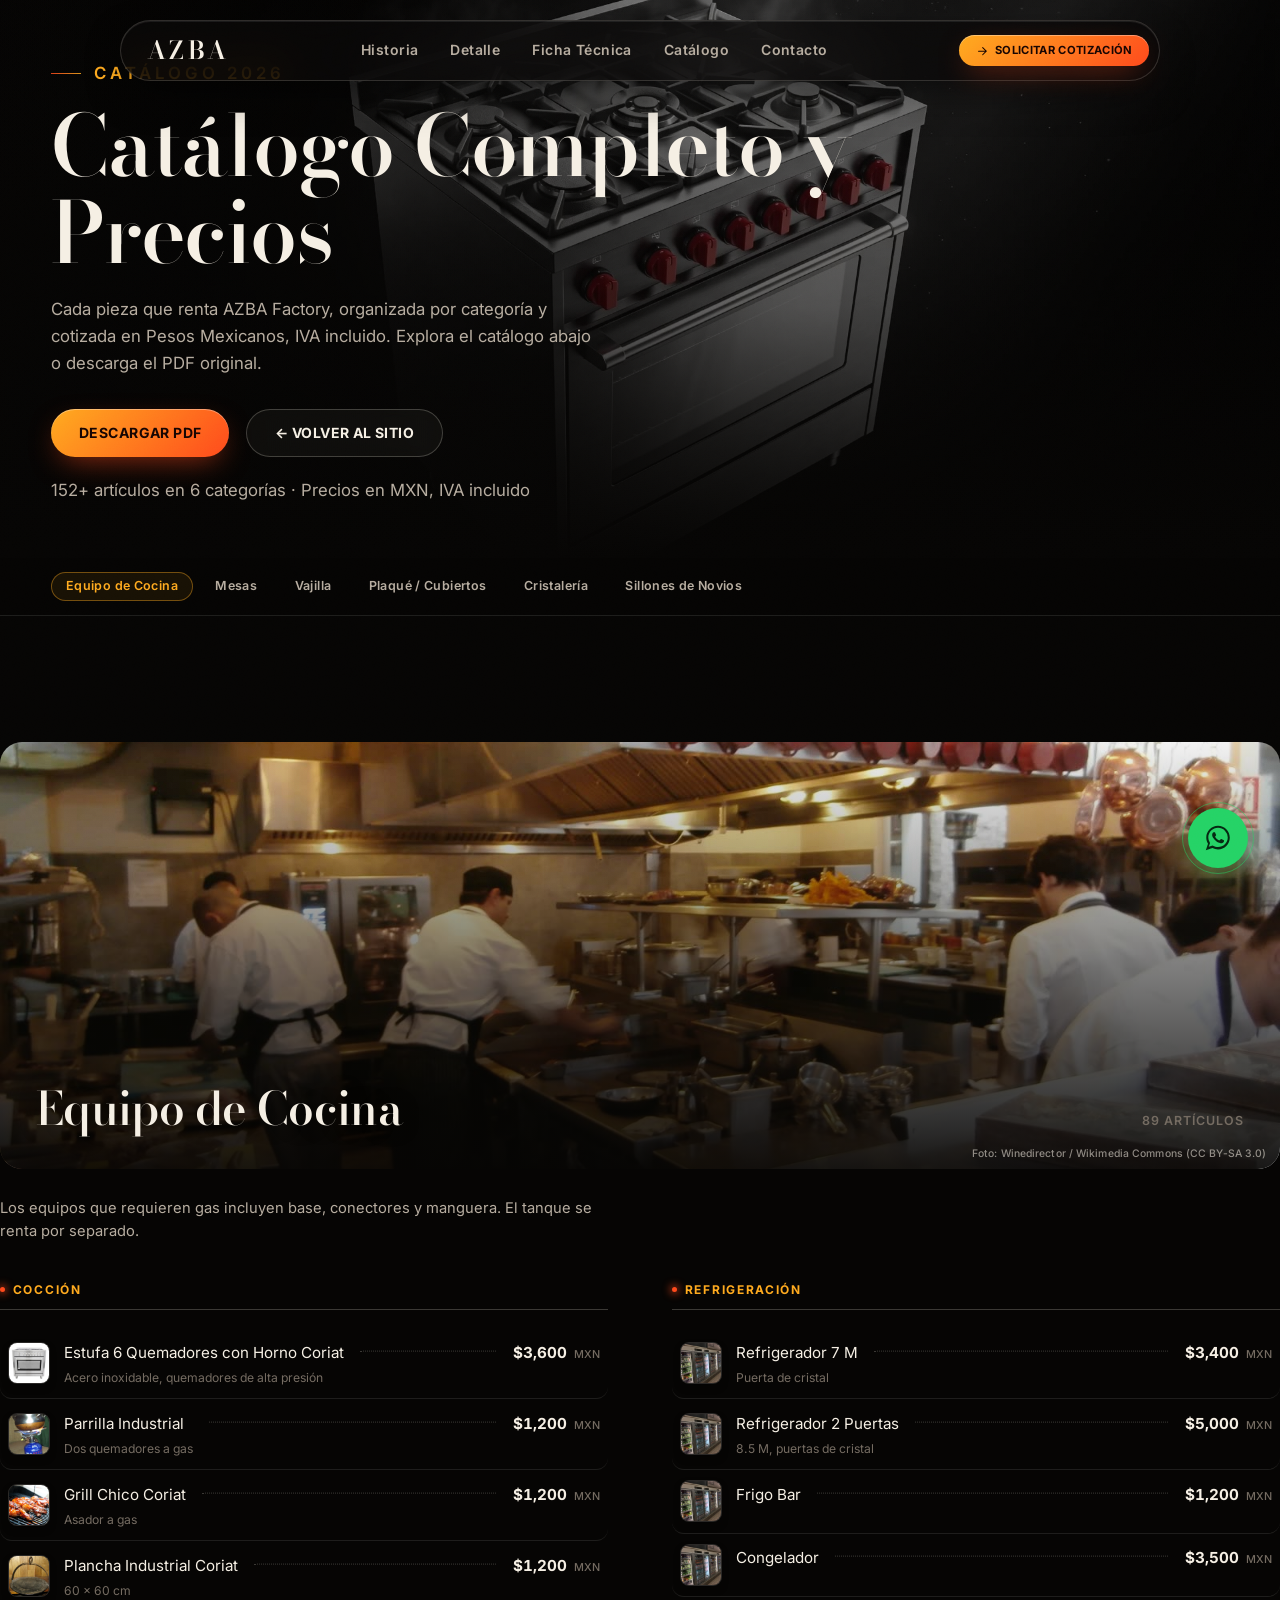
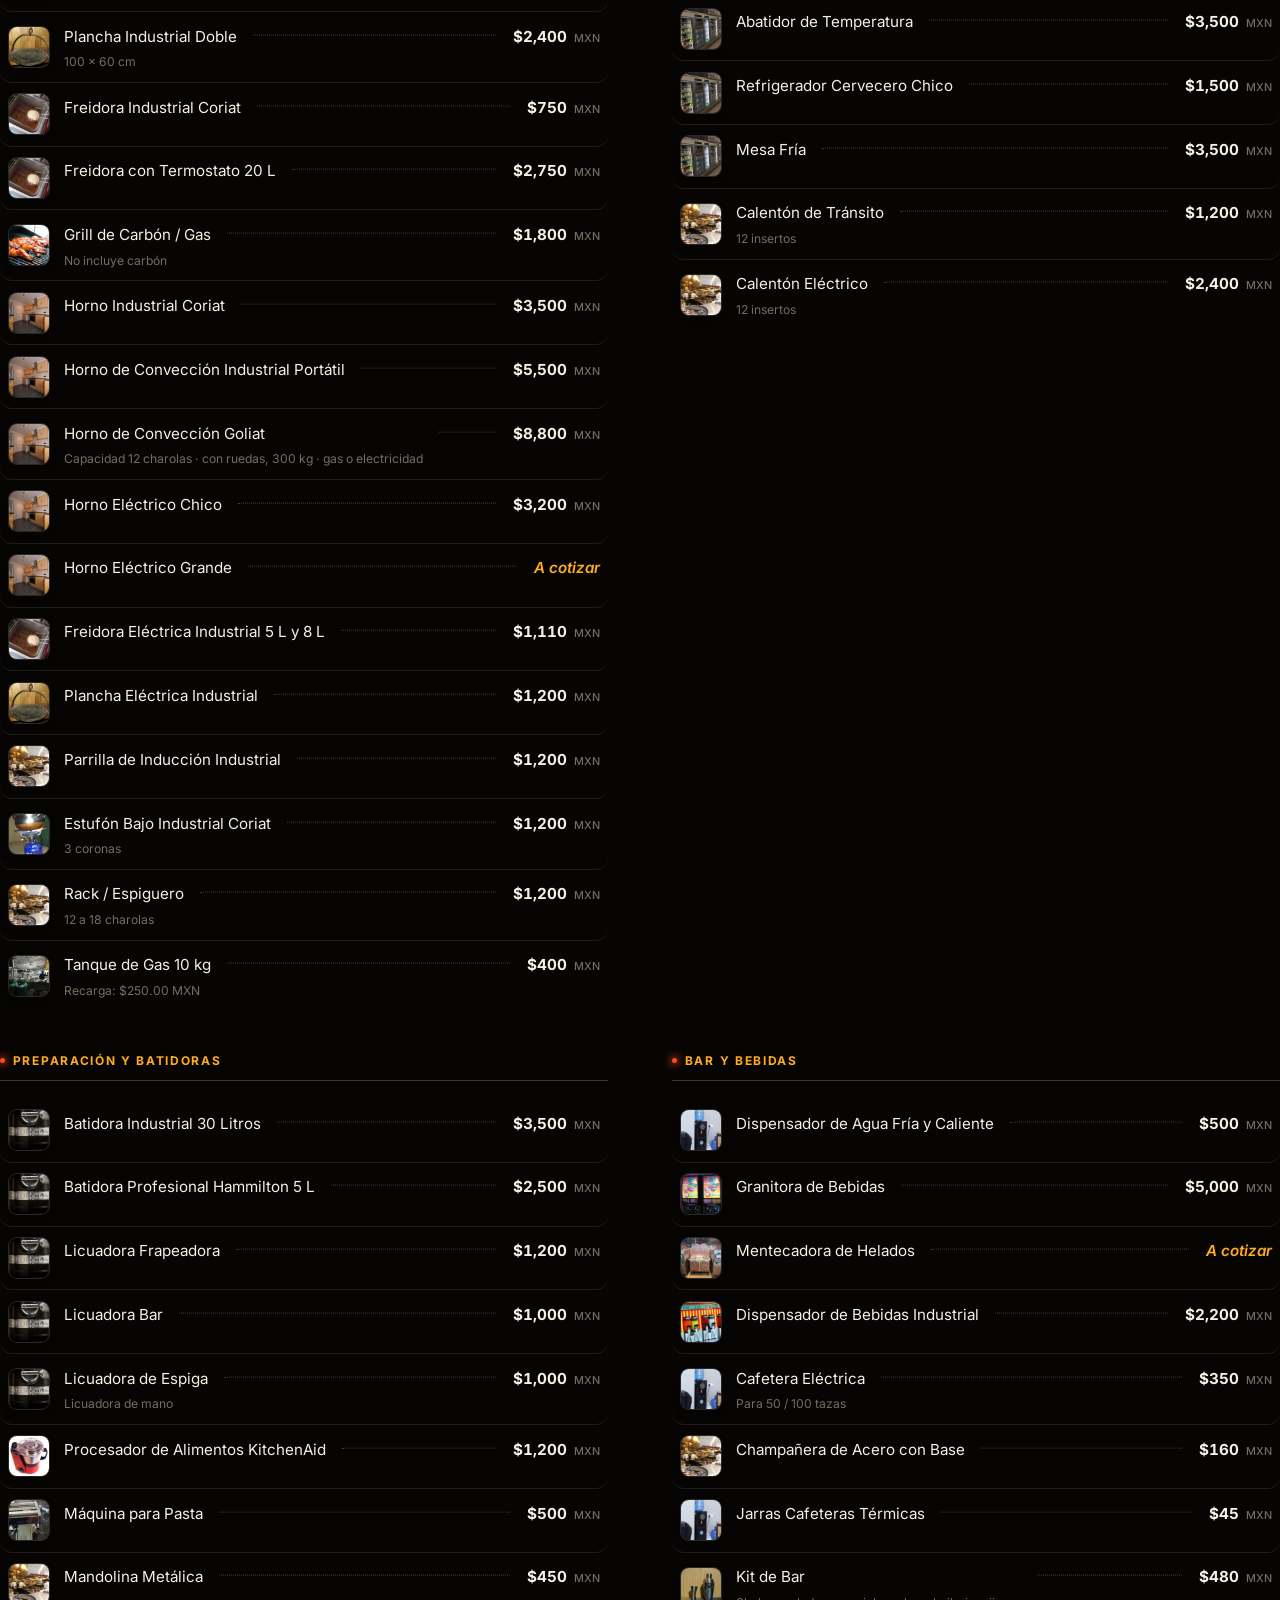
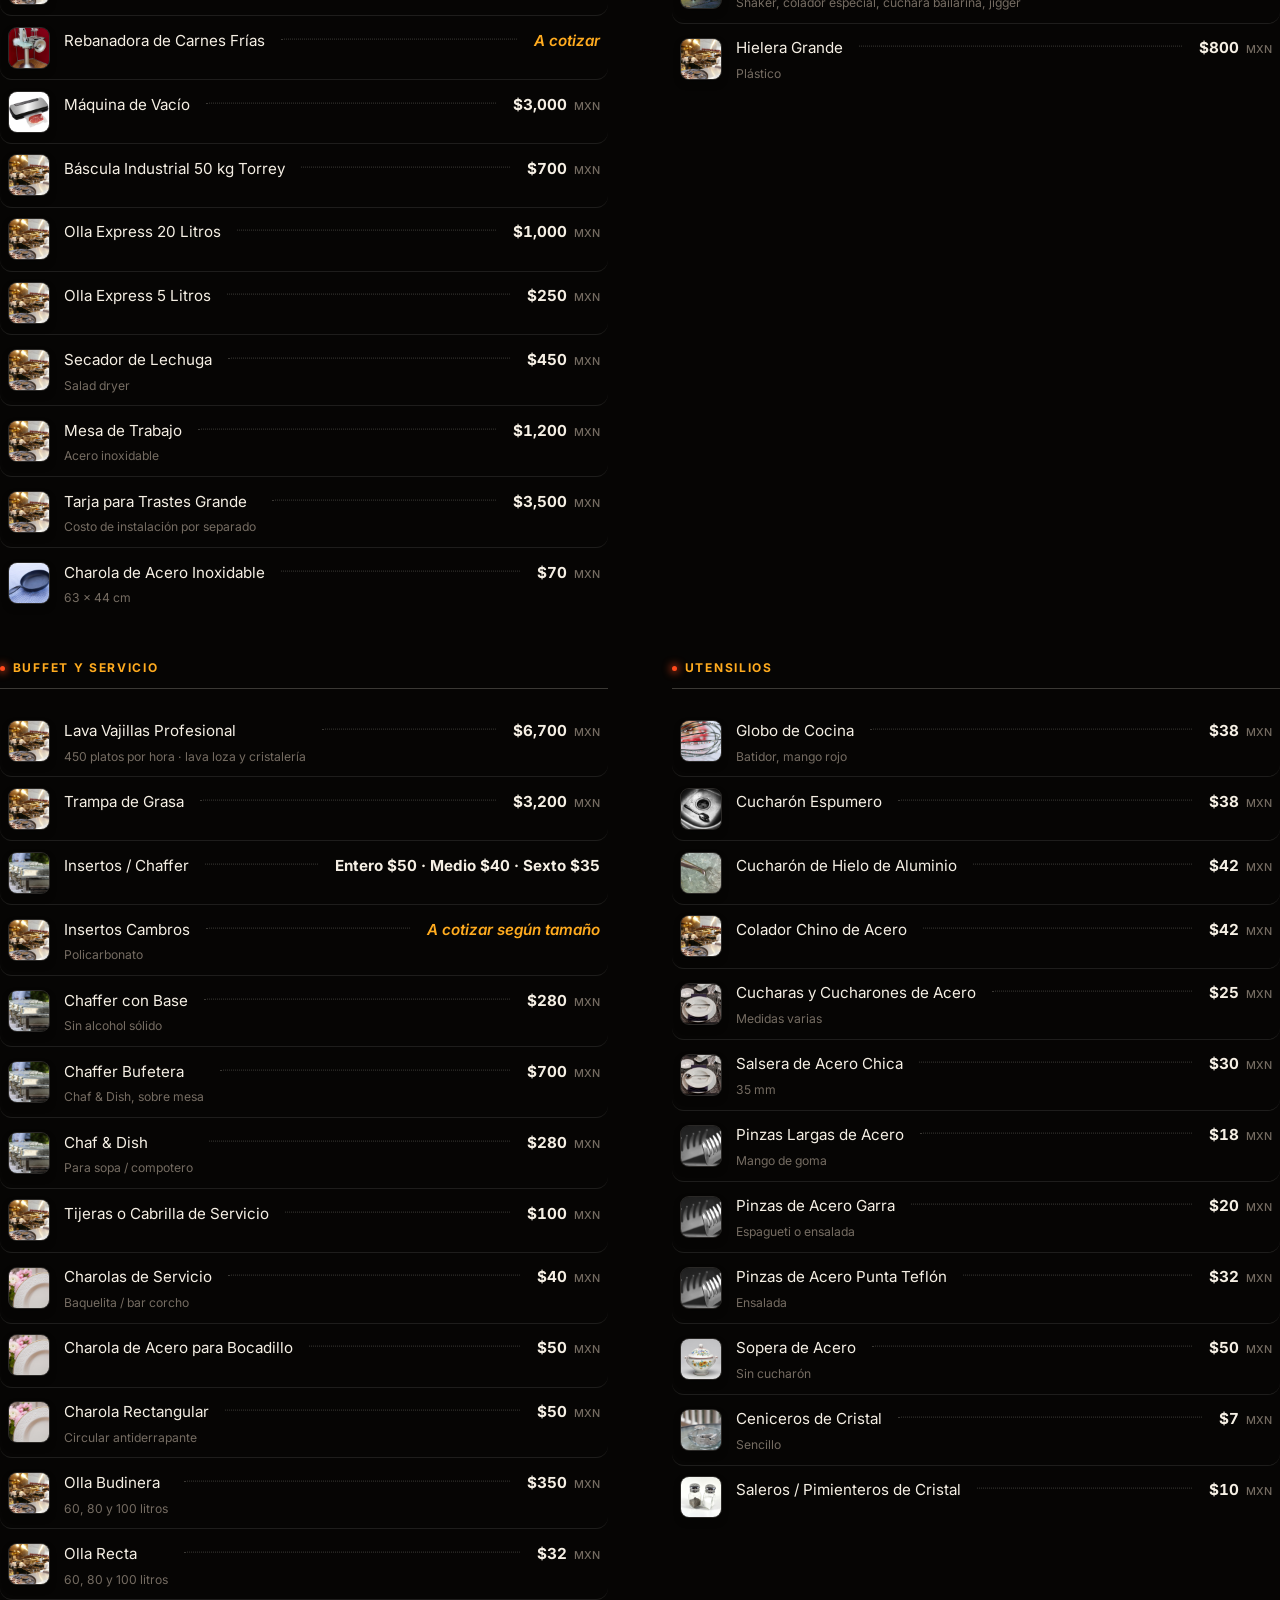
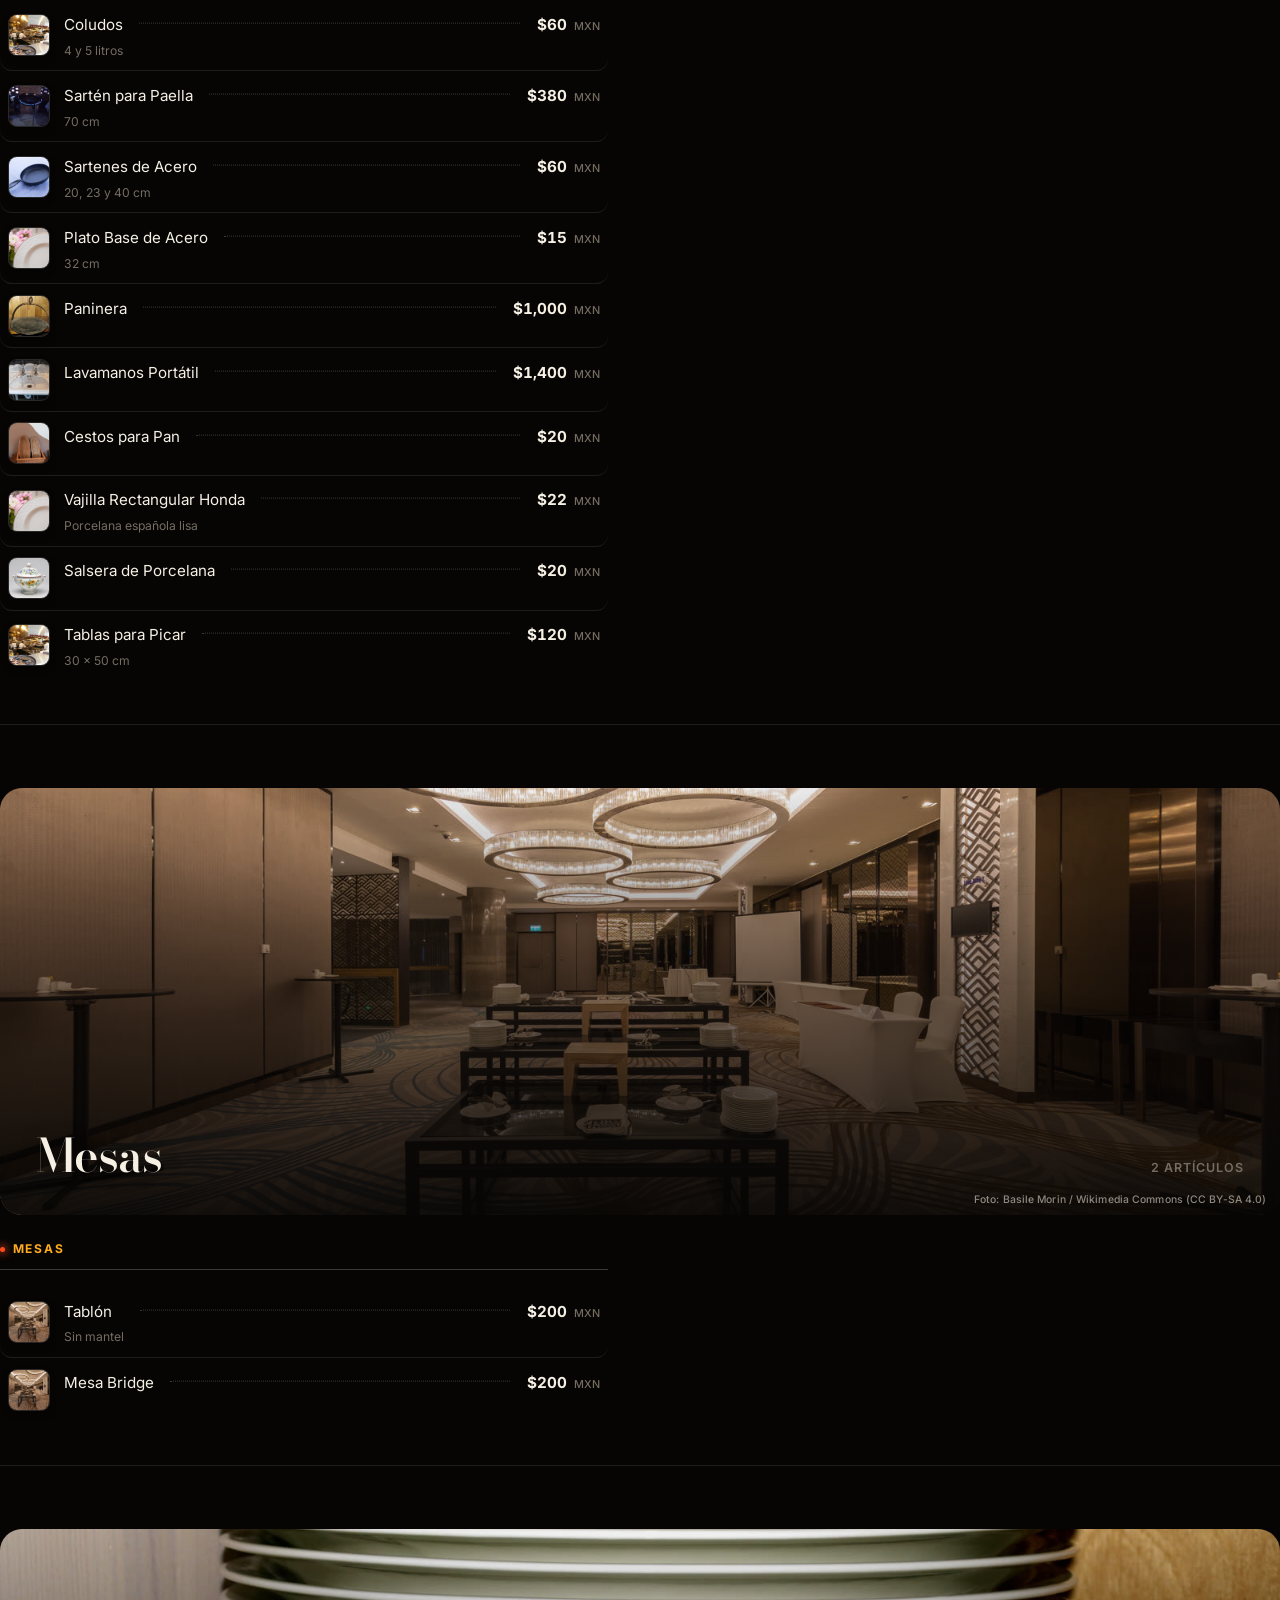
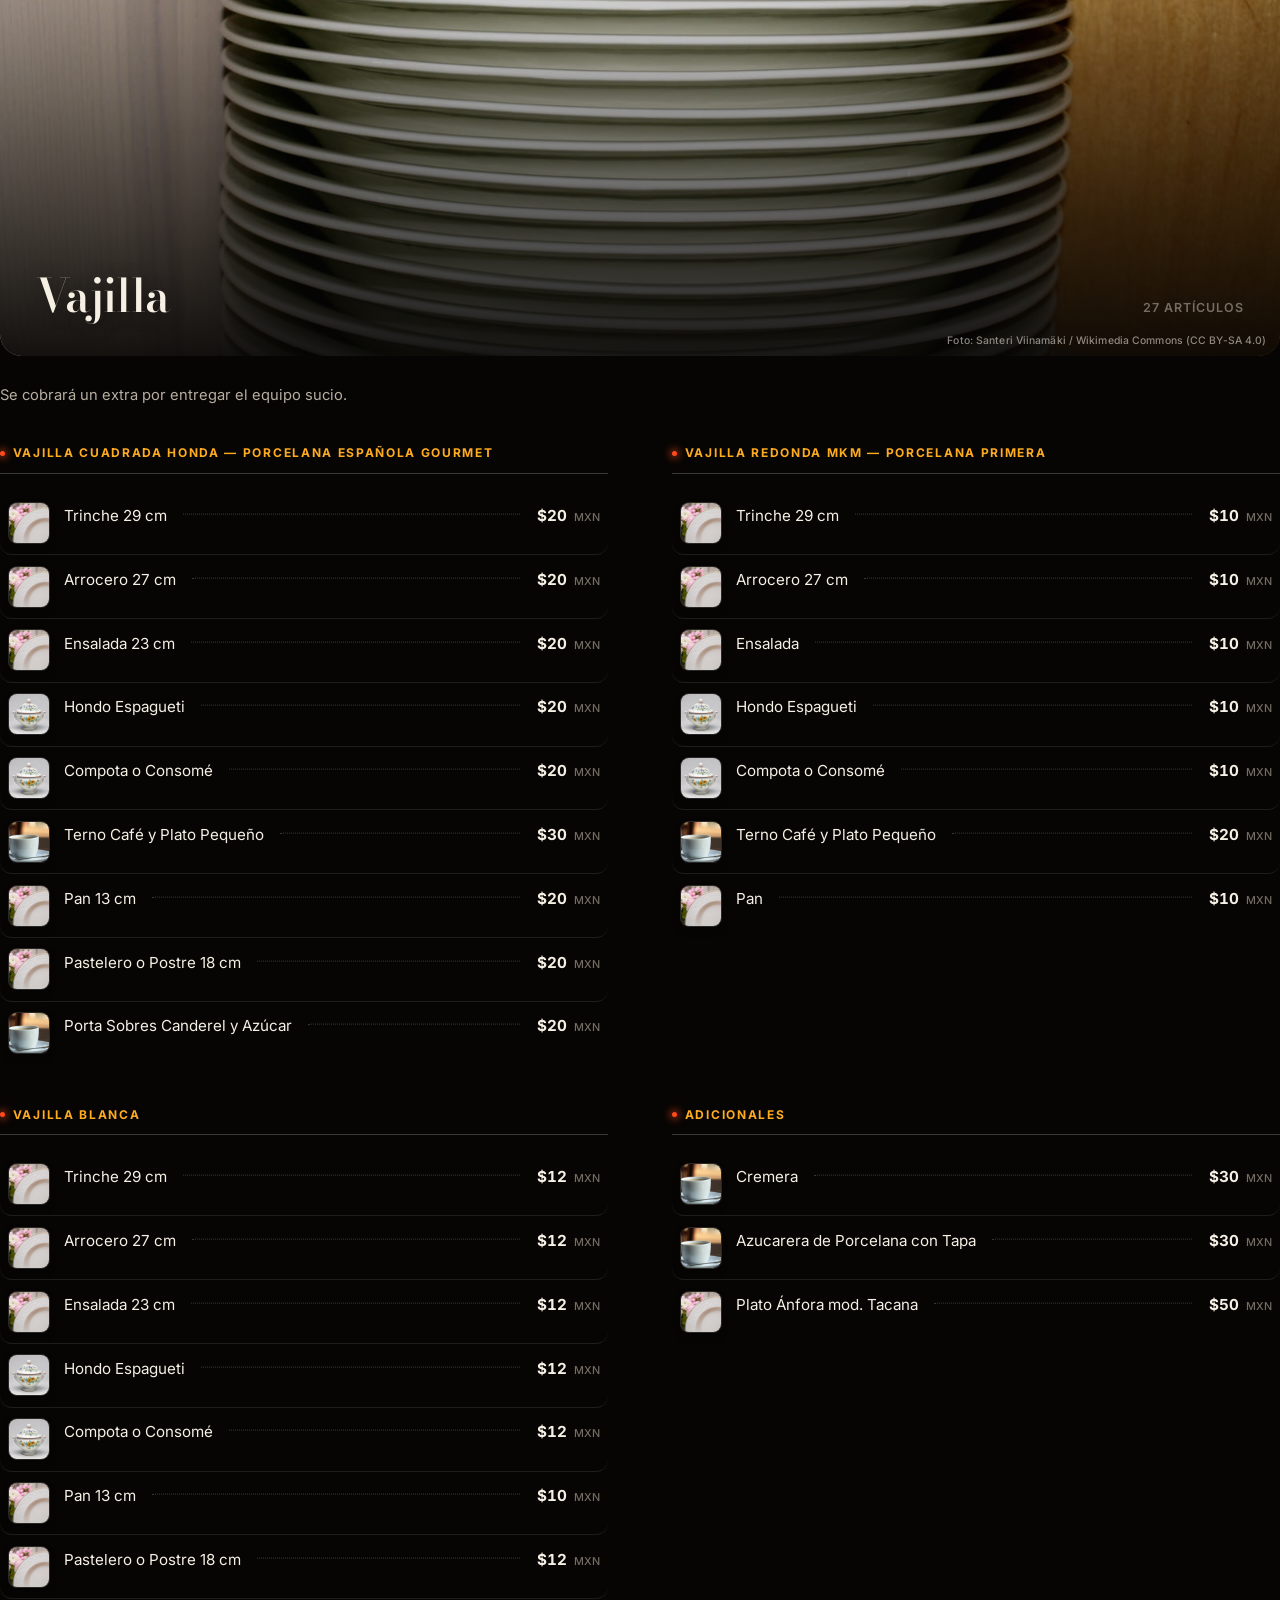
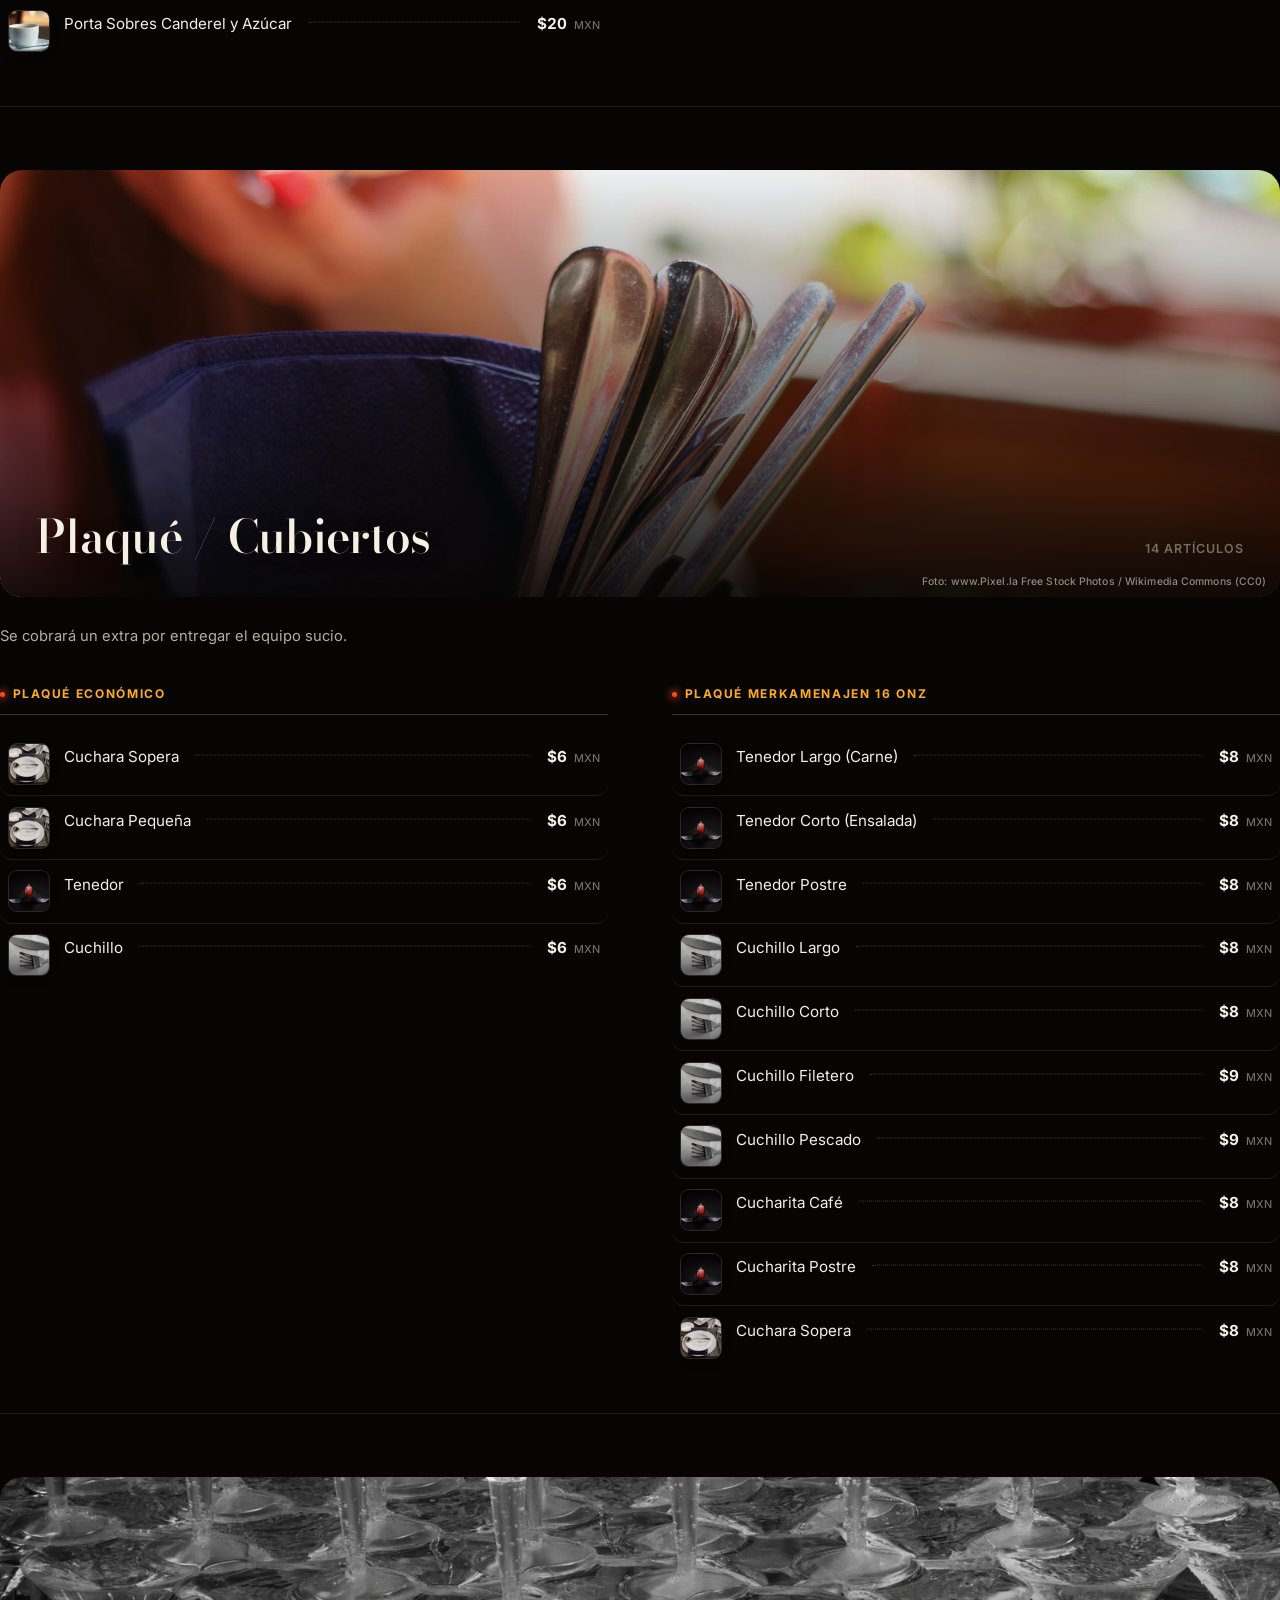
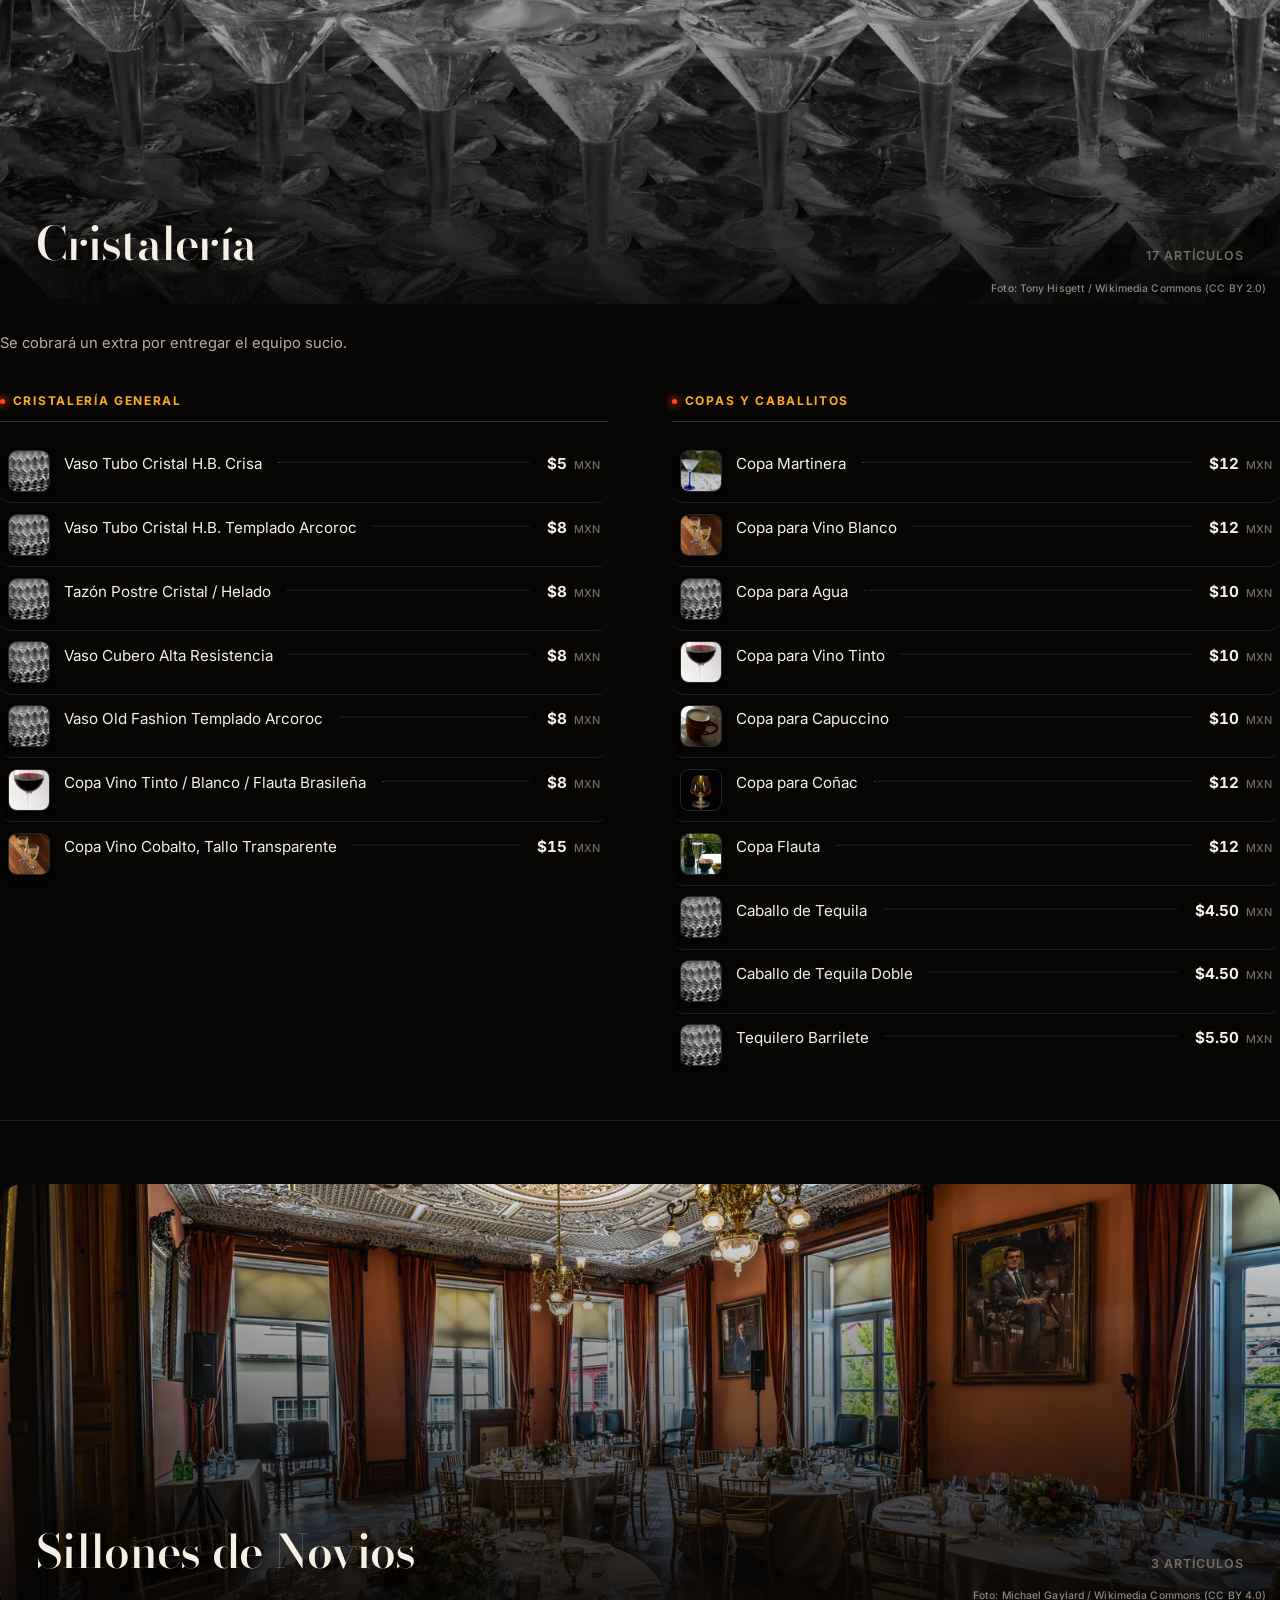
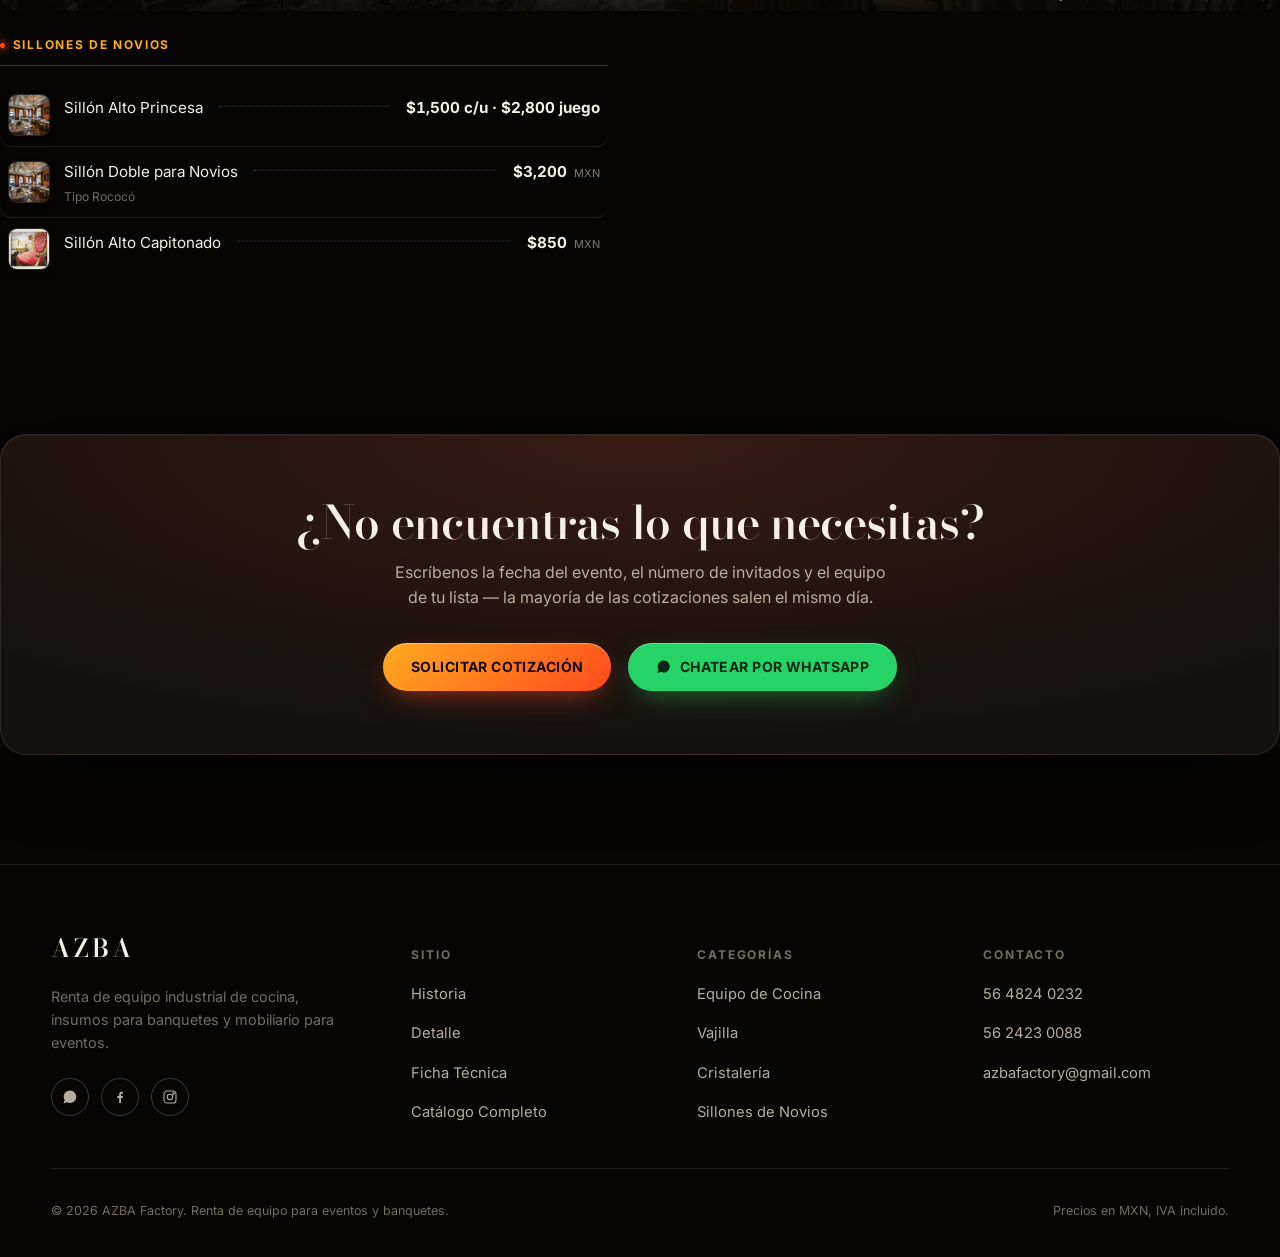
<file: catalogo.html>
<!doctype html>
<html lang="es">
<head>
<meta charset="UTF-8">
<meta name="viewport" content="width=device-width, initial-scale=1, viewport-fit=cover">
<title>Catálogo Completo y Precios — AZBA Factory</title>
<meta name="description" content="El catálogo completo de renta de AZBA Factory: equipo industrial de cocina, mesas, vajilla, cubiertos, cristalería y mobiliario para el lounge nupcial, con precios en MXN.">
<meta name="theme-color" content="#060504">
<link rel="icon" type="image/svg+xml" href="assets/img/favicon.svg">
<link rel="preconnect" href="https://fonts.googleapis.com">
<link rel="preconnect" href="https://fonts.gstatic.com" crossorigin>
<link href="https://fonts.googleapis.com/css2?family=Bodoni+Moda:ital,opsz,wght@0,6..96,400..900;1,6..96,400..900&family=Inter:wght@300;400;500;600;700;800&display=swap" rel="stylesheet">
<link rel="stylesheet" href="css/style.css">
<link rel="stylesheet" href="css/catalogo.css">
</head>
<body>

<a class="whatsapp-fab" data-whatsapp="Hola AZBA, vi el catálogo y me gustaría cotizar equipo." aria-label="Chatear por WhatsApp">
  <svg viewBox="0 0 32 32" fill="currentColor" aria-hidden="true"><path d="M16.02 3C9.1 3 3.48 8.6 3.48 15.5c0 2.43.68 4.7 1.87 6.64L3 29l7.06-2.3a12.53 12.53 0 0 0 5.96 1.5h.01c6.92 0 12.54-5.6 12.54-12.5S22.94 3 16.02 3Zm0 22.7c-1.93 0-3.75-.5-5.33-1.44l-.38-.22-4.19 1.37 1.4-4.06-.25-.42a10.34 10.34 0 0 1-1.6-5.43c0-5.7 4.66-10.35 10.37-10.35 2.77 0 5.37 1.08 7.33 3.03a10.28 10.28 0 0 1 3.04 7.32c0 5.7-4.66 10.2-10.39 10.2Zm5.68-7.65c-.31-.16-1.84-.9-2.12-1.01-.28-.1-.49-.16-.7.16-.2.31-.8 1-.98 1.22-.18.2-.36.23-.67.08-.31-.16-1.3-.48-2.48-1.53a9.3 9.3 0 0 1-1.71-2.13c-.18-.31-.02-.48.14-.63.14-.14.31-.36.47-.55.16-.18.2-.31.31-.52.1-.2.05-.39-.02-.55-.08-.16-.7-1.7-.96-2.32-.25-.6-.5-.53-.7-.53h-.6c-.2 0-.55.08-.83.39-.28.31-1.1 1.07-1.1 2.62 0 1.54 1.13 3.03 1.28 3.24.16.2 2.2 3.37 5.34 4.72.75.32 1.33.51 1.78.66.75.24 1.43.2 1.97.13.6-.09 1.84-.75 2.1-1.48.26-.72.26-1.34.18-1.47-.07-.14-.28-.22-.6-.38Z"/></svg>
</a>

<header class="site-header is-scrolled">
  <div class="container">
    <a href="index.html" class="logo-mark">AZBA</a>
    <nav class="main-nav">
      <a href="index.html#story">Historia</a>
      <a href="index.html#macro">Detalle</a>
      <a href="index.html#engineering">Ficha Técnica</a>
      <a href="catalogo.html">Catálogo</a>
      <a href="index.html#cta">Contacto</a>
    </nav>
    <div class="header-actions">
      <button class="nav-toggle" aria-label="Alternar menú"><span></span><span></span><span></span></button>
      <a href="index.html#cta" class="btn btn--primary btn--sm">
        <svg viewBox="0 0 24 24" fill="none" stroke="currentColor" stroke-width="2" stroke-linecap="round" stroke-linejoin="round" aria-hidden="true"><path d="M13 5l7 7-7 7M5 12h15"/></svg>
        <span>Solicitar Cotización</span>
      </a>
    </div>
  </div>
</header>

<main>
  <section class="cat-hero">
    <div class="container cat-hero__content">
      <p class="eyebrow">Catálogo 2026</p>
      <h1>Catálogo Completo y Precios</h1>
      <p>Cada pieza que renta AZBA Factory, organizada por categoría y cotizada en Pesos Mexicanos, IVA incluido. Explora el catálogo abajo o descarga el PDF original.</p>
      <div class="cat-hero__actions">
        <a href="assets/AZBA-Catalogo-2026.pdf" class="btn btn--primary" target="_blank" rel="noopener">Descargar PDF</a>
        <a href="index.html" class="btn btn--ghost">&larr; Volver al Sitio</a>
      </div>
      <p class="cat-hero__meta"><span data-stat-items>150+</span> artículos en <span data-stat-categories>6</span> categorías · Precios en MXN, IVA incluido</p>
    </div>
  </section>

  <nav class="cat-subnav">
    <div class="cat-subnav__list" id="cat-subnav-list"></div>
  </nav>

  <div class="cat-body container">
    <div id="catalog-root"></div>

    <div class="cat-cta">
      <h3>¿No encuentras lo que necesitas?</h3>
      <p>Escríbenos la fecha del evento, el número de invitados y el equipo de tu lista — la mayoría de las cotizaciones salen el mismo día.</p>
      <div class="cat-cta__actions">
        <a href="index.html#cta" class="btn btn--primary">Solicitar Cotización</a>
        <a class="btn btn--whatsapp" data-whatsapp="Hola AZBA, vi el catálogo completo y me gustaría cotizar equipo.">
          <svg viewBox="0 0 32 32" fill="currentColor" aria-hidden="true" style="width:1.1em;height:1.1em;"><path d="M16.02 3C9.1 3 3.48 8.6 3.48 15.5c0 2.43.68 4.7 1.87 6.64L3 29l7.06-2.3a12.53 12.53 0 0 0 5.96 1.5h.01c6.92 0 12.54-5.6 12.54-12.5S22.94 3 16.02 3Z"/></svg>
          Chatear por WhatsApp
        </a>
      </div>
    </div>
  </div>
</main>

<footer class="site-footer">
  <div class="container">
    <div class="footer__top">
      <div class="footer__brand">
        <span class="logo-mark">AZBA</span>
        <p>Renta de equipo industrial de cocina, insumos para banquetes y mobiliario para eventos.</p>
        <div class="footer__social">
          <a href="https://wa.me/525624230088" target="_blank" rel="noopener" aria-label="WhatsApp"><svg viewBox="0 0 32 32" fill="currentColor"><path d="M16.02 3C9.1 3 3.48 8.6 3.48 15.5c0 2.43.68 4.7 1.87 6.64L3 29l7.06-2.3a12.53 12.53 0 0 0 5.96 1.5h.01c6.92 0 12.54-5.6 12.54-12.5S22.94 3 16.02 3Z"/></svg></a>
          <a href="https://facebook.com/AzbaFactory" target="_blank" rel="noopener" aria-label="Facebook"><svg viewBox="0 0 24 24" fill="currentColor"><path d="M13.5 21v-7.5H16l.4-3H13.5V8.4c0-.87.24-1.46 1.5-1.46H16.5V4.32C16.24 4.29 15.36 4.2 14.34 4.2c-2.13 0-3.6 1.3-3.6 3.68v2.6H8v3h2.74V21Z"/></svg></a>
          <a href="https://instagram.com/azba_factory" target="_blank" rel="noopener" aria-label="Instagram"><svg viewBox="0 0 24 24" fill="none" stroke="currentColor" stroke-width="1.6"><rect x="3" y="3" width="18" height="18" rx="5"/><circle cx="12" cy="12" r="4"/><circle cx="17.2" cy="6.8" r="1"/></svg></a>
        </div>
      </div>
      <div class="footer__col">
        <h5>Sitio</h5>
        <ul>
          <li><a href="index.html#story">Historia</a></li>
          <li><a href="index.html#macro">Detalle</a></li>
          <li><a href="index.html#engineering">Ficha Técnica</a></li>
          <li><a href="catalogo.html">Catálogo Completo</a></li>
        </ul>
      </div>
      <div class="footer__col">
        <h5>Categorías</h5>
        <ul>
          <li><a href="#equipo-de-cocina">Equipo de Cocina</a></li>
          <li><a href="#vajilla">Vajilla</a></li>
          <li><a href="#cristaleria">Cristalería</a></li>
          <li><a href="#sillones-de-novios">Sillones de Novios</a></li>
        </ul>
      </div>
      <div class="footer__col">
        <h5>Contacto</h5>
        <ul>
          <li><a href="tel:+525648240232">56 4824 0232</a></li>
          <li><a href="tel:+525624230088">56 2423 0088</a></li>
          <li><a href="mailto:azbafactory@gmail.com">azbafactory@gmail.com</a></li>
        </ul>
      </div>
    </div>
    <div class="footer__bottom">
      <span>© 2026 AZBA Factory. Renta de equipo para eventos y banquetes.</span>
      <span>Precios en MXN, IVA incluido.</span>
    </div>
  </div>
</footer>

<script type="module" src="js/catalogo.js"></script>
</body>
</html>
</file>
<file: css/style.css>
/* ============================================================
   AZBA FACTORY — Design System
   ============================================================ */

:root {
  --bg: #060504;
  --bg-soft: #0c0a09;
  --bg-raise: #131110;
  --ink: #f5efe4;
  --ink-dim: #b7ada0;
  --ink-faint: #756c62;
  --ember: #ff4a1c;
  --ember-2: #ffab1f;
  --ember-deep: #7a0f18;
  --steel: #9aa1a6;
  --line: rgba(245, 239, 228, 0.1);
  --line-strong: rgba(245, 239, 228, 0.22);
  --whatsapp: #25d366;

  --font-display: 'Bodoni Moda', 'Times New Roman', serif;
  --font-body: 'Inter', -apple-system, BlinkMacSystemFont, sans-serif;

  --fs-hero: clamp(3.4rem, 11vw, 10rem);
  --fs-xl: clamp(2.6rem, 6.6vw, 5.6rem);
  --fs-lg: clamp(1.9rem, 3.6vw, 3rem);
  --fs-md: clamp(1.3rem, 2vw, 1.75rem);
  --fs-body-lg: clamp(1.05rem, 1.3vw, 1.3rem);
  --fs-body: 1rem;
  --fs-sm: 0.875rem;
  --fs-micro: 0.75rem;

  --space-8: clamp(3.25rem, 8.5vw, 7.5rem);
  --container: 1400px;
  --ease-out: cubic-bezier(0.16, 1, 0.3, 1);
  --ease-in-out: cubic-bezier(0.65, 0, 0.35, 1);
  --ease-soft: cubic-bezier(0.22, 1, 0.36, 1);

  --header-h: 96px;
}

/* ---------- Reset ---------- */
*, *::before, *::after { box-sizing: border-box; }
html { scroll-behavior: auto; overflow-x: hidden; }
body, h1, h2, h3, h4, p, figure { margin: 0; }
img, video, canvas { display: block; max-width: 100%; }
a { color: inherit; text-decoration: none; }
button { font: inherit; color: inherit; background: none; border: 0; cursor: pointer; }
ul { list-style: none; margin: 0; padding: 0; }
input, textarea, select { font: inherit; color: inherit; }

html, body {
  background: var(--bg);
  color: var(--ink);
  font-family: var(--font-body);
  font-size: var(--fs-body);
  line-height: 1.6;
  -webkit-font-smoothing: antialiased;
  overscroll-behavior-y: none;
}

body { position: relative; overflow-x: clip; }

::selection { background: var(--ember); color: #150502; }

/* subtle grain, sits above everything, never blocks input */
body::after {
  content: '';
  position: fixed;
  inset: 0;
  z-index: 999;
  pointer-events: none;
  opacity: 0.035;
  mix-blend-mode: overlay;
  background-image: url("data:image/svg+xml,%3Csvg xmlns='http://www.w3.org/2000/svg' width='120' height='120'%3E%3Cfilter id='n'%3E%3CfeTurbulence type='fractalNoise' baseFrequency='0.9' numOctaves='2' stitchTiles='stitch'/%3E%3C/filter%3E%3Crect width='100%25' height='100%25' filter='url(%23n)'/%3E%3C/svg%3E");
}

.container {
  width: 100%;
  max-width: var(--container);
  margin-inline: auto;
  padding-inline: clamp(1.25rem, 4vw, 4rem);
}

.eyebrow {
  display: flex;
  align-items: center;
  gap: 0.75em;
  font: 600 var(--fs-micro) / 1 var(--font-body);
  letter-spacing: 0.24em;
  text-transform: uppercase;
  color: var(--ember-2);
}
.eyebrow::before {
  content: '';
  width: 30px;
  height: 1px;
  background: linear-gradient(90deg, var(--ember), currentColor);
  opacity: 0.85;
}

h1, h2, h3 { font-family: var(--font-display); font-weight: 560; letter-spacing: -0.015em; line-height: 1.03; }

.grad-text {
  background: linear-gradient(100deg, var(--ink) 30%, var(--ember-2) 68%, var(--ember) 100%);
  -webkit-background-clip: text;
  background-clip: text;
  color: transparent;
}

/* ---------- Buttons ---------- */
.btn {
  position: relative;
  display: inline-flex;
  align-items: center;
  justify-content: center;
  gap: 0.6em;
  padding: 1.15em 2em;
  border-radius: 999px;
  font: 700 var(--fs-sm) / 1 var(--font-body);
  letter-spacing: 0.03em;
  text-transform: uppercase;
  white-space: nowrap;
  transition: transform 0.45s var(--ease-soft), box-shadow 0.45s var(--ease-soft), background 0.35s, color 0.35s, border-color 0.35s, filter 0.35s;
  will-change: transform;
}
.btn:active { transform: scale(0.97); }
.btn svg { width: 1.1em; height: 1.1em; flex: none; }

.btn--primary {
  background: linear-gradient(135deg, var(--ember-2), var(--ember));
  color: #170502;
  box-shadow: 0 10px 30px -10px rgba(255, 74, 28, 0.65), inset 0 1px 0 rgba(255, 255, 255, 0.35);
}
.btn--primary:hover { transform: translateY(-3px); box-shadow: 0 18px 40px -10px rgba(255, 74, 28, 0.85), inset 0 1px 0 rgba(255, 255, 255, 0.45); filter: brightness(1.04); }

.btn--ghost {
  background: rgba(245, 239, 228, 0.04);
  border: 1px solid var(--line-strong);
  color: var(--ink);
  backdrop-filter: blur(6px);
}
.btn--ghost:hover { border-color: var(--ember-2); color: var(--ember-2); transform: translateY(-3px); background: rgba(255, 171, 31, 0.06); }

.btn--whatsapp {
  background: var(--whatsapp);
  color: #052912;
  box-shadow: 0 10px 30px -10px rgba(37, 211, 102, 0.55), inset 0 1px 0 rgba(255, 255, 255, 0.3);
}
.btn--whatsapp:hover { transform: translateY(-3px); box-shadow: 0 18px 40px -10px rgba(37, 211, 102, 0.78), inset 0 1px 0 rgba(255, 255, 255, 0.4); }

.btn--sm { padding: 0.85em 1.5em; font-size: 0.7rem; }
.btn--block { width: 100%; }

/* ============================================================
   Loader
   ============================================================ */
#loader {
  position: fixed;
  inset: 0;
  z-index: 1000;
  background: var(--bg);
  display: flex;
  flex-direction: column;
  align-items: center;
  justify-content: center;
  gap: 1.75rem;
  transition: opacity 0.9s var(--ease-in-out), visibility 0.9s;
}
#loader.is-hidden { opacity: 0; visibility: hidden; pointer-events: none; }
.loader__mark {
  font-family: var(--font-display);
  font-size: clamp(2.5rem, 8vw, 4rem);
  letter-spacing: 0.08em;
  color: var(--ink);
}
.loader__bar {
  width: min(260px, 60vw);
  height: 2px;
  background: var(--line);
  overflow: hidden;
  border-radius: 2px;
}
.loader__bar-fill {
  height: 100%;
  width: 0%;
  background: linear-gradient(90deg, var(--ember-deep), var(--ember), var(--ember-2));
  transition: width 0.25s var(--ease-out);
}
.loader__pct {
  font: 500 var(--fs-micro) / 1 var(--font-body);
  letter-spacing: 0.2em;
  color: var(--ink-faint);
}

/* ============================================================
   Header
   ============================================================ */
/* Full-width bar at rest; morphs into a floating glassmorphism pill on scroll */
.site-header {
  position: fixed;
  top: 0; left: 0; right: 0;
  z-index: 200;
  max-width: 100%;
  margin: 0 auto;
  border-radius: 0;
  background: linear-gradient(180deg, rgba(6, 5, 4, 0.55) 0%, rgba(6, 5, 4, 0) 100%);
  border: 1px solid transparent;
  border-top-color: transparent;
  backdrop-filter: none;
  -webkit-backdrop-filter: none;
  box-shadow: none;
  pointer-events: none;
  transition:
    max-width 0.6s var(--ease-out),
    margin-top 0.6s var(--ease-out),
    border-radius 0.6s var(--ease-out),
    background 0.5s var(--ease-out),
    border-color 0.5s var(--ease-out),
    box-shadow 0.5s var(--ease-out),
    backdrop-filter 0.5s var(--ease-out);
}
.site-header.is-scrolled {
  max-width: min(1040px, calc(100vw - 1.5rem));
  margin-top: clamp(12px, 2.2vw, 20px);
  border-radius: 999px;
  background: rgba(10, 9, 8, 0.75);
  border-color: rgba(245, 239, 228, 0.16);
  backdrop-filter: blur(20px) saturate(160%);
  -webkit-backdrop-filter: blur(20px) saturate(160%);
  box-shadow: 0 16px 44px -12px rgba(0, 0, 0, 0.75), inset 0 1px 0 rgba(255, 255, 255, 0.08);
}
.site-header .container {
  pointer-events: auto;
  width: 100%;
  max-width: var(--container);
  margin-inline: auto;
  display: flex;
  align-items: center;
  justify-content: space-between;
  gap: clamp(1.25rem, 3vw, 2.5rem);
  padding: 1.2rem clamp(1.25rem, 4vw, 3.5rem);
  transition: padding 0.6s var(--ease-out);
}
.site-header.is-scrolled .container {
  padding: 0.6rem 0.6rem 0.6rem clamp(1.25rem, 2vw, 1.75rem);
}

.logo-mark {
  font-family: var(--font-display);
  font-size: 1.55rem;
  letter-spacing: 0.14em;
  font-weight: 600;
}

.main-nav { display: flex; align-items: center; gap: clamp(1.25rem, 2.5vw, 2.5rem); }
.main-nav a {
  font: 600 var(--fs-sm) / 1 var(--font-body);
  letter-spacing: 0.03em;
  color: var(--ink-dim);
  transition: color 0.3s;
  position: relative;
  padding: 0.4em 0;
}
.main-nav a:hover { color: var(--ink); }
.main-nav a::after {
  content: '';
  position: absolute; left: 0; right: 100%; bottom: -2px;
  height: 1px; background: var(--ember-2);
  transition: right 0.35s var(--ease-out);
}
.main-nav a:hover::after { right: 0; }
.header-actions { display: flex; align-items: center; gap: 1rem; }
.nav-toggle { display: none; }

@media (max-width: 860px) {
  .main-nav { position: fixed; inset: 0; background: rgba(6,5,4,0.98); backdrop-filter: blur(20px); flex-direction: column; justify-content: center; gap: 2.25rem; transform: translateY(-8px); opacity: 0; pointer-events: none; transition: opacity .4s var(--ease-out), transform .4s var(--ease-out); }
  .main-nav.is-open { opacity: 1; transform: translateY(0); pointer-events: auto; }
  .main-nav a { font-size: 1.5rem; }
  .header-actions .btn--primary span { display: none; }
  .header-actions .btn--primary { padding: 0.9em; border-radius: 50%; }
  .nav-toggle { display: flex; flex-direction: column; gap: 5px; padding: 0.5rem; }
  .nav-toggle span { width: 22px; height: 2px; background: var(--ink); transition: transform .3s, opacity .3s; }
  .nav-toggle.is-open span:nth-child(1) { transform: translateY(7px) rotate(45deg); }
  .nav-toggle.is-open span:nth-child(2) { opacity: 0; }
  .nav-toggle.is-open span:nth-child(3) { transform: translateY(-7px) rotate(-45deg); }
}

/* ============================================================
   Reel sections (canvas scroll-scrub)
   ============================================================ */
.reel {
  position: relative;
  height: 100vh;
  min-height: 560px;
  overflow: hidden;
  background: #000;
}
.reel__canvas, .reel__video, .reel__poster {
  position: absolute;
  inset: 0;
  width: 100%;
  height: 100%;
  object-fit: cover;
}
.reel__video { display: none; }
.reel__poster { z-index: -1; }

/* Lite mode (touch devices): video instead of scrubbed canvas */
.is-lite .reel__canvas { display: none; }
.is-lite .reel__video { display: block; }
.is-lite .reel { height: 100vh; }

/* Static mode (reduced motion): poster frame only, everything visible, no motion */
.is-static .reel__canvas, .is-static .reel__video { display: none; }
.is-static .reel { height: 100vh; }
.is-static .hero__kicker, .is-static .hero__logo, .is-static .hero__tagline, .is-static .hero__scrollcue,
.is-static .reel__label, .is-static .engineering__intro, .is-static .spec-chip, .is-static .reveal {
  opacity: 1 !important;
  transform: none !important;
}
.is-static .reel__label { left: 50% !important; right: auto !important; transform: translateX(-50%) !important; text-align: center; width: min(90vw, 480px); }
.is-static .macro .reel__label--1 { top: 10%; }
.is-static .macro .reel__label--2 { top: 41%; }
.is-static .macro .reel__label--3 { top: 72%; }
.is-static .hero__scrollcue { display: none; }
.reel::before {
  content: '';
  position: absolute; inset: 0;
  z-index: 1;
  background:
    radial-gradient(120% 90% at 50% 100%, rgba(0,0,0,0.75), transparent 60%),
    radial-gradient(120% 70% at 50% 0%, rgba(0,0,0,0.6), transparent 55%);
  pointer-events: none;
}
.reel__overlay {
  position: relative;
  z-index: 2;
  height: 100%;
  display: flex;
  flex-direction: column;
}

/* --- Hero --- */
.hero { z-index: 3; }
.hero__overlay { align-items: center; justify-content: center; text-align: center; padding-top: var(--header-h); }
.hero__kicker {
  font: 600 var(--fs-micro)/1 var(--font-body);
  letter-spacing: 0.35em;
  text-transform: uppercase;
  color: var(--ink-dim);
  margin-bottom: 1.5rem;
  opacity: 0;
}
.hero__logo {
  font-family: var(--font-display);
  font-size: var(--fs-hero);
  letter-spacing: 0.05em;
  line-height: 0.95;
  opacity: 0;
}
.hero__tagline {
  margin-top: 1.75rem;
  font: 400 var(--fs-body-lg)/1.5 var(--font-body);
  color: var(--ink-dim);
  max-width: 34ch;
  opacity: 0;
}
.hero__scrollcue {
  position: absolute;
  left: 50%;
  bottom: clamp(1.5rem, 4vh, 3rem);
  transform: translateX(-50%);
  display: flex;
  flex-direction: column;
  align-items: center;
  gap: 0.6rem;
  opacity: 0;
  z-index: 2;
}
.hero__scrollcue span {
  font: 600 0.65rem/1 var(--font-body);
  letter-spacing: 0.3em;
  text-transform: uppercase;
  color: var(--ink-faint);
}
.hero__scrollcue i {
  width: 1px; height: 34px;
  background: linear-gradient(var(--ember-2), transparent);
  position: relative;
  overflow: hidden;
  display: block;
}
.hero__scrollcue i::after {
  content: '';
  position: absolute; top: -100%; left: 0; width: 100%; height: 100%;
  background: linear-gradient(var(--ember), var(--ember-2));
  animation: scrollDrip 1.8s var(--ease-in-out) infinite;
}
@keyframes scrollDrip { to { top: 100%; } }

/* --- Macro / Engineering shared label system --- */
.reel__label {
  position: absolute;
  opacity: 0;
  max-width: min(30ch, 80vw);
}
.reel__label-eyebrow { display: block; font: 700 0.68rem/1 var(--font-body); letter-spacing: 0.28em; text-transform: uppercase; color: var(--ember-2); margin-bottom: 0.6rem; }
.reel__label-title { font-family: var(--font-display); font-size: var(--fs-md); line-height: 1.1; margin-bottom: 0.5rem; }
.reel__label-body { font: 400 0.95rem/1.5 var(--font-body); color: var(--ink-dim); }

.macro .reel__label--1 { top: 16%; left: clamp(1.5rem, 6vw, 6rem); }
.macro .reel__label--2 { bottom: 14%; right: clamp(1.5rem, 6vw, 6rem); text-align: right; }
.macro .reel__label--3 { top: 50%; left: clamp(1.5rem, 6vw, 6rem); transform: translateY(-50%); }

.engineering__intro {
  position: absolute;
  top: clamp(5.5rem, 14vh, 9rem);
  left: 0; right: 0;
  text-align: center;
  opacity: 0;
}
.engineering__intro .reel__label-title { font-size: var(--fs-lg); }
.engineering__specs {
  position: absolute;
  left: 0; right: 0;
  bottom: clamp(2rem, 8vh, 4.5rem);
  display: flex;
  flex-wrap: wrap;
  align-items: center;
  justify-content: center;
  gap: 0.85rem;
  padding-inline: 1.5rem;
}
.spec-chip {
  opacity: 0;
  display: inline-flex;
  align-items: center;
  gap: 0.55rem;
  padding: 0.75em 1.3em;
  border-radius: 999px;
  border: 1px solid var(--line-strong);
  background: rgba(6,5,4,0.55);
  backdrop-filter: blur(10px);
  font: 600 0.82rem/1 var(--font-body);
  letter-spacing: 0.01em;
  box-shadow: inset 0 1px 0 rgba(255, 255, 255, 0.05);
  transition: border-color 0.4s var(--ease-soft), transform 0.4s var(--ease-soft);
}
.spec-chip:hover { border-color: rgba(255, 171, 31, 0.45); transform: translateY(-2px); }
.spec-chip i { width: 6px; height: 6px; border-radius: 50%; background: var(--ember); box-shadow: 0 0 12px 2px var(--ember); flex: none; }
.spec-chip--2 i { background: var(--ember-2); box-shadow: 0 0 12px 2px var(--ember-2); }

/* ============================================================
   Story section
   ============================================================ */
.story {
  position: relative;
  padding: var(--space-8) 0;
  background:
    radial-gradient(70% 60% at 15% 20%, rgba(122,15,24,0.25), transparent 60%),
    radial-gradient(60% 50% at 90% 80%, rgba(255,171,31,0.08), transparent 60%),
    var(--bg-soft);
  overflow: hidden;
}
.story__grid {
  display: grid;
  grid-template-columns: 1.22fr 0.78fr;
  gap: clamp(1.75rem, 5.5vw, 5.5rem);
  align-items: start;
}
.story__headline { font-size: var(--fs-xl); margin: 1rem 0 1.75rem; letter-spacing: -0.02em; }
.story__body { font-size: var(--fs-body-lg); line-height: 1.65; color: var(--ink-dim); max-width: 46ch; }
.story__stats { margin-top: 2.75rem; display: flex; flex-wrap: wrap; align-items: baseline; gap: clamp(1.5rem, 3.5vw, 2.75rem); }
.story__stat b { display: block; font-family: var(--font-display); font-size: 2.25rem; color: var(--ink); }
.story__stat span { font: 600 0.72rem/1 var(--font-body); letter-spacing: 0.14em; text-transform: uppercase; color: var(--ink-faint); }
.story__stat:first-child b { font-size: 2.9rem; background: linear-gradient(120deg, var(--ink), var(--ember-2)); -webkit-background-clip: text; background-clip: text; color: transparent; }

.story__categories {
  display: flex;
  flex-direction: column;
  border-top: 1px solid var(--line);
  margin-top: clamp(0.5rem, 3vw, 2.25rem);
}
.story__categories li {
  display: flex;
  align-items: baseline;
  justify-content: space-between;
  gap: 1rem;
  padding: 1.15rem 0.25rem 1.15rem 0;
  border-bottom: 1px solid var(--line);
  border-left: 2px solid transparent;
  font-family: var(--font-display);
  font-size: clamp(1.05rem, 1.8vw, 1.5rem);
  transition: border-color 0.4s var(--ease-soft), padding-left 0.4s var(--ease-soft), color 0.4s;
}
.story__categories li:hover { border-left-color: var(--ember-2); padding-left: 0.75rem; }
.story__categories li:nth-child(odd) { padding-top: 1.3rem; padding-bottom: 1rem; }
.story__categories li span:last-child { font-family: var(--font-body); font-size: var(--fs-micro); letter-spacing: 0.1em; text-transform: uppercase; color: var(--ink-faint); white-space: nowrap; }

@media (max-width: 900px) {
  .story__grid { grid-template-columns: 1fr; }
  .story__categories { margin-top: 2.5rem; }
}

/* ============================================================
   Catalog teaser section
   ============================================================ */
.catalog-teaser {
  position: relative;
  padding: var(--space-8) 0;
  text-align: center;
}
.catalog-teaser__head { max-width: 56ch; margin-inline: auto; }
.catalog-teaser__headline { font-size: var(--fs-xl); margin: 1rem 0 1.5rem; }
.catalog-teaser__body { font-size: var(--fs-body-lg); color: var(--ink-dim); }
.catalog-teaser__stats {
  margin: 2.75rem auto;
  display: grid;
  grid-template-columns: repeat(3, auto);
  gap: clamp(1.75rem, 5vw, 4.75rem);
  justify-content: center;
}
.catalog-teaser__stats b { display: block; font-family: var(--font-display); font-size: clamp(2rem, 4vw, 3rem); background: linear-gradient(120deg, var(--ink), var(--ember-2)); -webkit-background-clip: text; background-clip: text; color: transparent; }
.catalog-teaser__stats span { font: 600 var(--fs-micro)/1 var(--font-body); letter-spacing: 0.14em; text-transform: uppercase; color: var(--ink-faint); }
.catalog-teaser__actions { display: flex; flex-wrap: wrap; gap: 1rem; justify-content: center; margin-top: 1rem; }

.catalog-teaser__grid {
  margin-top: 3.75rem;
  display: grid;
  grid-template-columns: repeat(4, 1fr);
  border-top: 1px solid var(--line);
  border-left: 1px solid var(--line);
  text-align: left;
}
.catalog-teaser__card {
  position: relative;
  padding: 1.85rem 1.6rem 1.65rem;
  border-right: 1px solid var(--line);
  border-bottom: 1px solid var(--line);
  border-top: 2px solid transparent;
  background: linear-gradient(165deg, rgba(255, 255, 255, 0.02), transparent 45%);
  transition: background 0.45s var(--ease-soft), border-color 0.45s var(--ease-soft), transform 0.45s var(--ease-soft);
}
.catalog-teaser__card:hover { background: linear-gradient(165deg, rgba(255,74,28,0.09), rgba(255,74,28,0.02) 60%); border-top-color: var(--ember-2); transform: translateY(-4px); }
.catalog-teaser__card:nth-child(1) { border-top-color: rgba(255, 171, 31, 0.5); }
.catalog-teaser__card:nth-child(1) p { color: var(--ember-2); font-weight: 700; }
.catalog-teaser__card em { display: block; font: 600 0.65rem/1 var(--font-body); letter-spacing: 0.16em; text-transform: uppercase; color: var(--ember-2); font-style: normal; margin-bottom: 0.85rem; }
.catalog-teaser__card h4 { font-family: var(--font-display); font-weight: 500; font-size: 1.18rem; line-height: 1.25; margin-bottom: 0.55rem; }
.catalog-teaser__card p { font: 600 0.9rem/1 var(--font-body); color: var(--ink-dim); }

@media (max-width: 900px) {
  .catalog-teaser__grid { grid-template-columns: repeat(2, 1fr); }
  .catalog-teaser__stats { grid-template-columns: repeat(3, auto); gap: 1.5rem 2rem; }
}
@media (max-width: 560px) {
  .catalog-teaser__grid { grid-template-columns: 1fr; }
}

/* ============================================================
   CTA section
   ============================================================ */
.cta {
  position: relative;
  padding: var(--space-8) 0;
  background: var(--bg-soft);
  overflow: hidden;
}
.cta::before {
  content: '';
  position: absolute;
  width: 60vw; height: 60vw;
  max-width: 900px; max-height: 900px;
  left: 50%; top: 0;
  transform: translate(-50%, -55%);
  background: radial-gradient(circle, rgba(255,74,28,0.22), transparent 65%);
  pointer-events: none;
}
.cta__grid {
  position: relative;
  display: grid;
  grid-template-columns: 0.95fr 1.05fr;
  gap: clamp(2rem, 5vw, 5rem);
  align-items: start;
}
.cta__headline { font-size: var(--fs-xl); margin: 1rem 0 1.5rem; letter-spacing: -0.02em; }
.cta__body { font-size: var(--fs-body-lg); line-height: 1.65; color: var(--ink-dim); max-width: 42ch; margin-bottom: 2.5rem; }
.cta__actions { display: flex; flex-wrap: wrap; gap: 1rem; margin-bottom: 2.75rem; }
.cta__direct { display: flex; flex-direction: column; gap: 0.9rem; }
.cta__direct a { display: flex; align-items: center; gap: 0.85rem; color: var(--ink-dim); font-size: 0.95rem; transition: color 0.3s; }
.cta__direct a:hover { color: var(--ember-2); }
.cta__direct svg { width: 1.2rem; height: 1.2rem; flex: none; color: var(--ember-2); }

.quote-form {
  background: linear-gradient(155deg, rgba(255, 245, 235, 0.045), transparent 45%), var(--bg-raise);
  border: 1px solid var(--line);
  border-radius: 22px;
  padding: clamp(1.75rem, 3vw, 2.75rem);
  box-shadow: 0 30px 60px -30px rgba(0, 0, 0, 0.55), inset 0 1px 0 rgba(255, 255, 255, 0.04);
}
.quote-form h3 { font-family: var(--font-display); font-size: 1.5rem; margin-bottom: 0.4rem; font-weight: 500; }
.quote-form > p { color: var(--ink-faint); font-size: 0.88rem; margin-bottom: 1.75rem; }
.field { margin-bottom: 1.15rem; }
.field label { display: block; font: 600 0.72rem/1 var(--font-body); letter-spacing: 0.1em; text-transform: uppercase; color: var(--ink-faint); margin-bottom: 0.55rem; }
.field-row { display: grid; grid-template-columns: 1fr 1fr; gap: 1rem; }
.field input, .field textarea {
  width: 100%;
  background: rgba(245,239,228,0.04);
  border: 1px solid var(--line-strong);
  border-radius: 10px;
  padding: 0.85em 1em;
  color: var(--ink);
  transition: border-color 0.3s, background 0.3s;
}
.field input:focus, .field textarea:focus {
  outline: none;
  border-color: var(--ember-2);
  background: rgba(245,239,228,0.06);
}
.field textarea { resize: vertical; min-height: 96px; }
.quote-form__note { margin-top: 1rem; font-size: 0.78rem; color: var(--ink-faint); text-align: center; }
.quote-form__success { display: none; align-items: center; gap: 0.75rem; margin-top: 1rem; padding: 0.9rem 1.1rem; border-radius: 12px; background: rgba(37,211,102,0.1); border: 1px solid rgba(37,211,102,0.35); color: #8ef0b5; font-size: 0.85rem; }
.quote-form__success.is-visible { display: flex; }

@media (max-width: 900px) {
  .cta__grid { grid-template-columns: 1fr; }
  .field-row { grid-template-columns: 1fr; }
}

/* ============================================================
   Footer
   ============================================================ */
.site-footer { padding: 4rem 0 2.25rem; border-top: 1px solid var(--line); }
.footer__top { display: grid; grid-template-columns: 1.3fr repeat(3, 1fr); gap: 2.5rem; padding-bottom: 2.75rem; }
.footer__brand .logo-mark { display: block; margin-bottom: 1rem; }
.footer__brand p { color: var(--ink-faint); font-size: 0.9rem; line-height: 1.6; max-width: 32ch; }
.footer__social { display: flex; gap: 0.75rem; margin-top: 1.5rem; }
.footer__social a { width: 38px; height: 38px; border: 1px solid var(--line-strong); border-radius: 50%; display: flex; align-items: center; justify-content: center; transition: border-color .35s var(--ease-soft), color .35s, transform .35s var(--ease-soft), box-shadow .35s; color: var(--ink-dim); }
.footer__social a:hover { border-color: var(--ember-2); color: var(--ember-2); transform: translateY(-3px); box-shadow: 0 8px 18px -8px rgba(255, 171, 31, 0.5); }
.footer__social svg { width: 16px; height: 16px; }
.footer__col h5 { font: 700 var(--fs-micro)/1 var(--font-body); letter-spacing: 0.16em; text-transform: uppercase; color: var(--ink-faint); margin-bottom: 1.25rem; }
.footer__col ul { display: flex; flex-direction: column; gap: 0.85rem; }
.footer__col a { color: var(--ink-dim); font-size: 0.92rem; transition: color .3s; }
.footer__col a:hover { color: var(--ember-2); }
.footer__bottom { display: flex; flex-wrap: wrap; gap: 1rem; justify-content: space-between; padding-top: 2rem; border-top: 1px solid var(--line); font-size: 0.78rem; color: var(--ink-faint); }

@media (max-width: 900px) {
  .footer__top { grid-template-columns: 1fr 1fr; }
}
@media (max-width: 560px) {
  .footer__top { grid-template-columns: 1fr; }
}

/* ============================================================
   WhatsApp FAB
   ============================================================ */
.whatsapp-fab {
  position: fixed;
  right: clamp(1.1rem, 3vw, 2rem);
  bottom: clamp(1.1rem, 3vw, 2rem);
  z-index: 150;
  width: 60px; height: 60px;
  border-radius: 50%;
  background: var(--whatsapp);
  display: flex;
  align-items: center;
  justify-content: center;
  box-shadow: 0 10px 30px -8px rgba(37,211,102,0.6);
  transition: transform 0.4s var(--ease-out);
}
.whatsapp-fab:hover { transform: scale(1.08); }
.whatsapp-fab svg { width: 30px; height: 30px; color: #052912; }
.whatsapp-fab::before {
  content: '';
  position: absolute; inset: -6px;
  border-radius: 50%;
  border: 1.5px solid var(--whatsapp);
  opacity: 0.5;
  animation: pulseRing 2.4s var(--ease-in-out) infinite;
}
@keyframes pulseRing { 0% { transform: scale(0.9); opacity: 0.6; } 100% { transform: scale(1.35); opacity: 0; } }

/* ============================================================
   Utility / reveal
   ============================================================ */
.reveal { opacity: 0; transform: translateY(28px); }

@media (prefers-reduced-motion: reduce) {
  * { animation-duration: 0.001ms !important; animation-iteration-count: 1 !important; transition-duration: 0.001ms !important; scroll-behavior: auto !important; }
}
</file>
<file: css/catalogo.css>
/* Catalog page — extends style.css */

.cat-hero {
  position: relative;
  height: 62vh;
  min-height: 420px;
  display: flex;
  align-items: flex-end;
  background: #000 url('../assets/img/hero-orbit-poster.jpg') center 38% / cover no-repeat;
}
.cat-hero::before {
  content: '';
  position: absolute; inset: 0;
  background:
    linear-gradient(180deg, rgba(6,5,4,0.35) 0%, rgba(6,5,4,0.55) 55%, var(--bg) 100%),
    linear-gradient(90deg, rgba(6,5,4,0.75), rgba(6,5,4,0.15) 55%);
}
.cat-hero__content { position: relative; z-index: 1; padding-bottom: clamp(2.5rem, 6vh, 4.5rem); }
.cat-hero__content .eyebrow { color: var(--ember-2); margin-bottom: 1.25rem; }
.cat-hero__content h1 { font-size: var(--fs-xl); max-width: 16ch; }
.cat-hero__content p { margin-top: 1.25rem; color: var(--ink-dim); max-width: 50ch; font-size: var(--fs-body-lg); }
.cat-hero__actions { display: flex; flex-wrap: wrap; gap: 1rem; margin-top: 2rem; }
.cat-hero__meta { margin-top: 1.5rem; font-size: 0.8rem; color: var(--ink-faint); }

.cat-subnav {
  position: sticky;
  top: var(--header-h);
  z-index: 90;
  background: rgba(6,5,4,0.85);
  backdrop-filter: blur(14px) saturate(140%);
  border-bottom: 1px solid var(--line);
}
.cat-subnav__list {
  display: flex;
  gap: 0.5rem;
  overflow-x: auto;
  padding: 0.9rem clamp(1.25rem, 4vw, 4rem);
  scrollbar-width: none;
}
.cat-subnav__list::-webkit-scrollbar { display: none; }
.cat-subnav__list a {
  flex: none;
  padding: 0.55em 1.1em;
  border-radius: 999px;
  font: 600 0.78rem/1 var(--font-body);
  letter-spacing: 0.03em;
  color: var(--ink-dim);
  border: 1px solid transparent;
  transition: color .3s, border-color .3s, background .3s;
}
.cat-subnav__list a:hover { color: var(--ink); border-color: var(--line-strong); }
.cat-subnav__list a.is-active { color: var(--ember-2); border-color: rgba(255,171,31,0.4); background: rgba(255,171,31,0.08); }

.cat-body { padding: clamp(3rem, 7vh, 6rem) 0 var(--space-8); }

.cat-section { padding-top: clamp(3rem, 7vh, 5rem); scroll-margin-top: calc(var(--header-h) + 96px); }
.cat-section + .cat-section { border-top: 1px solid var(--line); }
.cat-section__head { display: flex; flex-wrap: wrap; align-items: baseline; justify-content: space-between; gap: 1rem; margin-bottom: 0.75rem; }
.cat-section__head h2 { font-size: var(--fs-lg); }
.cat-section__count { font: 600 0.78rem/1 var(--font-body); letter-spacing: 0.08em; text-transform: uppercase; color: var(--ink-faint); }
.cat-section__note { max-width: 68ch; color: var(--ink-dim); font-size: 0.92rem; margin-bottom: 2.5rem; }

.cat-banner {
  position: relative;
  margin: 0 0 1.75rem;
  border-radius: 22px;
  overflow: hidden;
  aspect-ratio: 21 / 7;
  background: var(--bg-raise);
}
.cat-banner img { width: 100%; height: 100%; object-fit: cover; display: block; }
.cat-banner__scrim {
  position: absolute;
  inset: 0;
  display: flex;
  align-items: flex-end;
  padding: clamp(1.25rem, 3vw, 2.25rem);
  background: linear-gradient(0deg, rgba(6,5,4,0.92) 0%, rgba(6,5,4,0.45) 55%, rgba(6,5,4,0.05) 100%);
}
.cat-banner__scrim .cat-section__head { width: 100%; margin-bottom: 0; }
.cat-banner__scrim h2 { color: var(--ink); text-shadow: 0 2px 20px rgba(0,0,0,0.4); }
.cat-banner__credit {
  position: absolute;
  right: 0.85rem;
  bottom: 0.6rem;
  font: 500 0.65rem/1 var(--font-body);
  color: rgba(245,239,228,0.55);
  letter-spacing: 0.01em;
}

@media (max-width: 700px) {
  .cat-banner { aspect-ratio: 4 / 3; }
}

.cat-groups { display: grid; grid-template-columns: repeat(2, minmax(0, 1fr)); gap: 0 clamp(2rem, 5vw, 5rem); }
.cat-group { min-width: 0; break-inside: avoid; margin-bottom: 2.75rem; }
.cat-group h3 {
  display: flex;
  align-items: center;
  gap: 0.65em;
  font-family: var(--font-body);
  font: 700 var(--fs-micro)/1 var(--font-body);
  letter-spacing: 0.14em;
  text-transform: uppercase;
  color: var(--ember-2);
  margin-bottom: 1.1rem;
  padding-bottom: 0.85rem;
  border-bottom: 1px solid var(--line-strong);
}
.cat-group h3::before { content: ''; width: 5px; height: 5px; border-radius: 50%; background: var(--ember); box-shadow: 0 0 8px 1px var(--ember); flex: none; }

.cat-row {
  display: flex;
  align-items: center;
  gap: 0.85rem;
  padding: 0.65rem 0.5rem;
  border-radius: 12px;
  border-bottom: 1px solid var(--line);
  transition: background 0.35s var(--ease-soft);
}
.cat-row:hover { background: rgba(255, 245, 235, 0.03); }
.cat-row:last-child { border-bottom: none; }
.cat-row__thumb {
  flex: none;
  width: 42px;
  height: 42px;
  border-radius: 9px;
  object-fit: cover;
  background: var(--bg-raise);
  border: 1px solid var(--line);
  box-shadow: 0 4px 10px -4px rgba(0, 0, 0, 0.5);
  transition: transform 0.35s var(--ease-soft), border-color 0.35s var(--ease-soft);
}
.cat-row:hover .cat-row__thumb { transform: scale(1.08); border-color: rgba(255, 171, 31, 0.4); }
.cat-row__thumb--empty { background: var(--bg-raise); }
.cat-row .name { flex: 0 1 auto; min-width: 0; font-size: 0.95rem; align-self: baseline; padding-top: 0.15em; }
.cat-row .name small { display: block; margin-top: 0.2rem; font-size: 0.76rem; color: var(--ink-faint); font-weight: 400; }
.cat-row .leader { flex: 1; align-self: baseline; border-bottom: 1px dotted var(--line-strong); transform: translateY(-0.4em); margin: 0 0.2rem; min-width: 12px; }
.cat-row .price { flex: none; align-self: baseline; padding-top: 0.15em; font-weight: 700; font-variant-numeric: tabular-nums; color: var(--ink); white-space: nowrap; font-size: 0.95rem; }
.cat-row .price small { font-weight: 500; color: var(--ink-faint); font-size: 0.68rem; text-transform: uppercase; margin-left: 0.3em; }
.cat-row .price.is-quote { color: var(--ember-2); font-style: italic; font-weight: 600; }

@media (max-width: 780px) {
  .cat-groups { grid-template-columns: 1fr; }
}

.cat-cta {
  margin-top: var(--space-8);
  padding: clamp(2.5rem, 6vw, 4rem);
  border-radius: 26px;
  text-align: center;
  background: radial-gradient(120% 160% at 50% 0%, rgba(255,74,28,0.16), transparent 60%), var(--bg-raise);
  border: 1px solid var(--line);
  box-shadow: 0 40px 80px -40px rgba(0, 0, 0, 0.6), inset 0 1px 0 rgba(255, 255, 255, 0.04);
}
.cat-cta h3 { font-size: var(--fs-lg); letter-spacing: -0.02em; margin-bottom: 0.85rem; }
.cat-cta p { color: var(--ink-dim); max-width: 50ch; margin: 0 auto 2rem; }
.cat-cta__actions { display: flex; flex-wrap: wrap; gap: 1rem; justify-content: center; }
</file>
